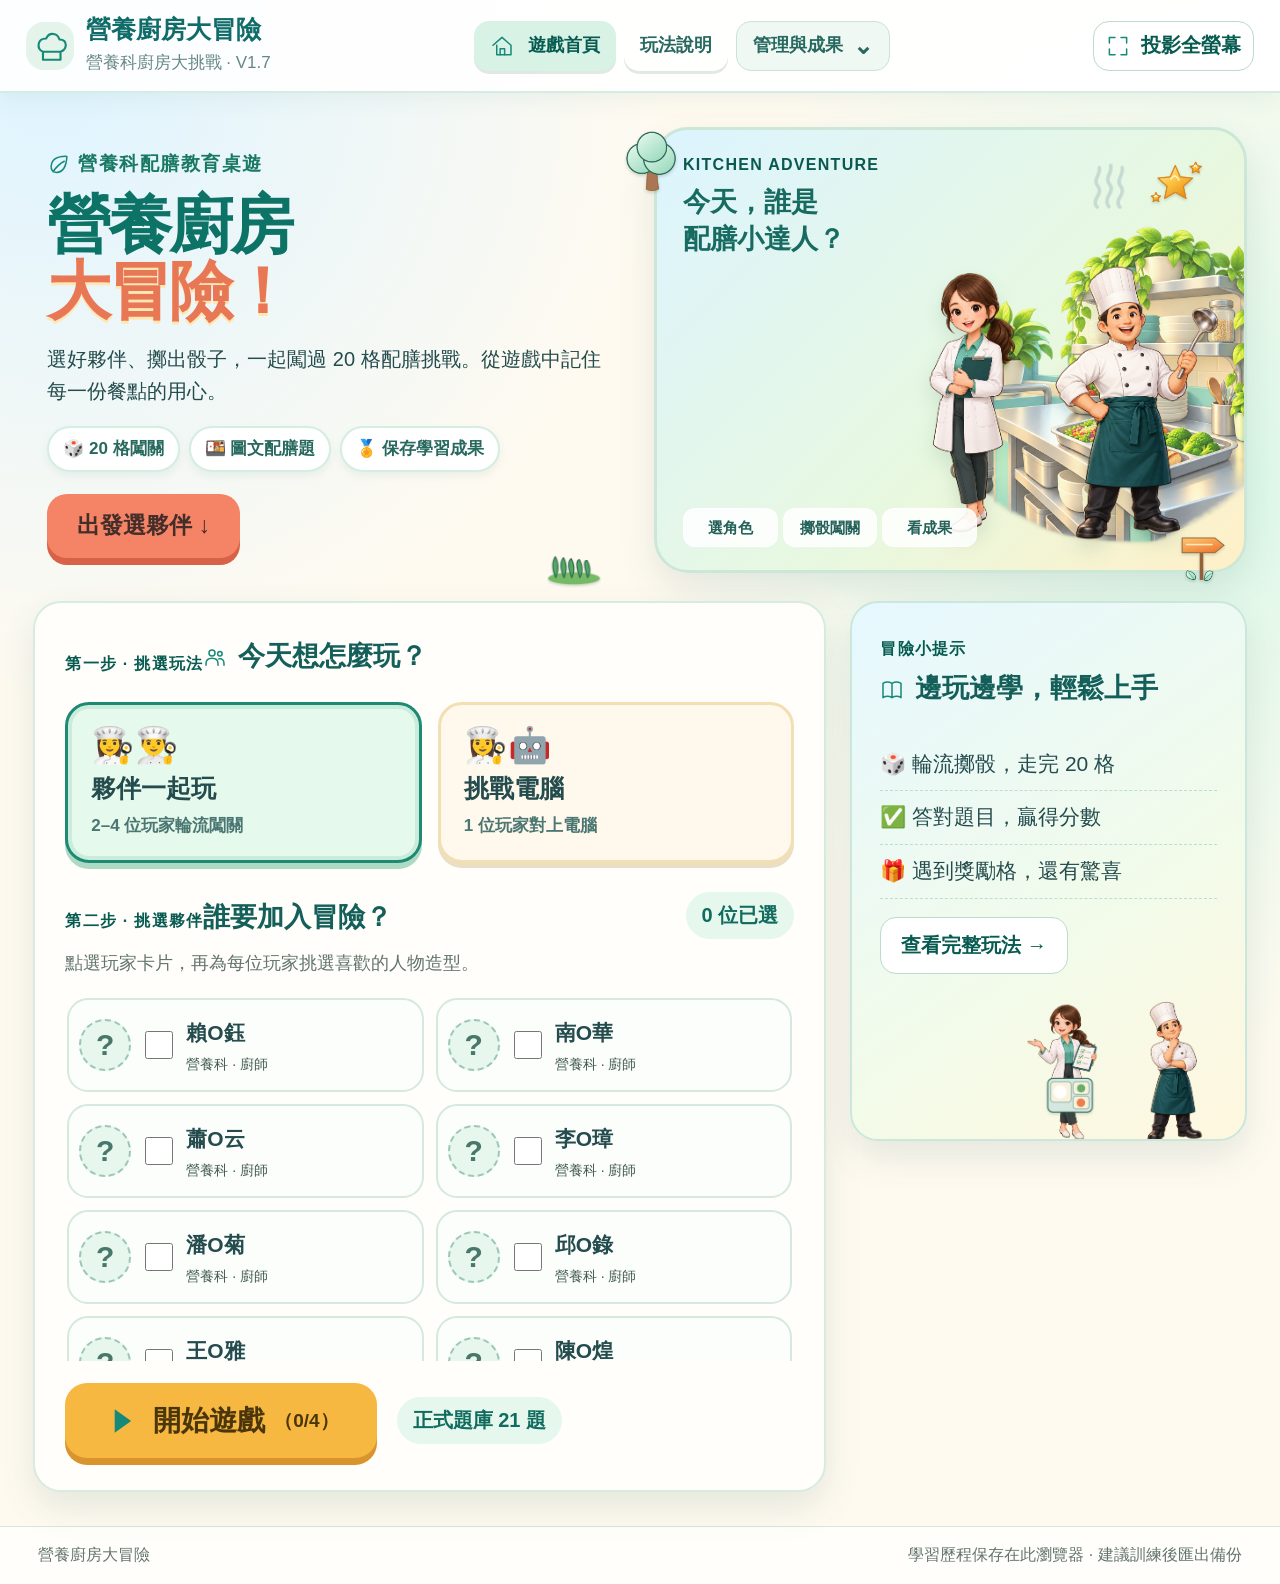
<file: index.html>
<!doctype html>
<html lang="zh-Hant"><head><meta charset="utf-8"><meta name="viewport" content="width=device-width,initial-scale=1"><meta name="description" content="醫院廚房配膳份量教育遊戲與學習成效分析"><title>營養廚房大冒險｜營養科廚房大挑戰</title><link rel="icon" href="assets/ui/chef-hat.svg"><link rel="stylesheet" href="style.css?v=1.7.0"><link rel="stylesheet" href="v15.css?v=1.7.0"><link rel="stylesheet" href="v17.css?v=1.7.0"><script defer src="vendor/xlsx.full.min.js"></script><script defer src="v15-ui.js?v=1.7.0"></script><script defer src="script.js?v=1.7.0"></script></head>
<body><header><a class="brand" href="#home"><span class="brand-icon"></span><span>營養廚房大冒險<small>營養科廚房大挑戰 · V1.7</small></span></a><nav aria-label="主要導覽"><button data-page="home">遊戲首頁</button><button type="button" class="nav-rules" data-rules-open>玩法說明</button><details class="admin-menu"><summary>管理與成果</summary><div class="admin-menu-list"><button data-page="players">玩家管理</button><button data-page="questions">題庫管理</button><button data-page="stats">學習成效</button></div></details></nav><button id="fullscreen" class="quiet">投影全螢幕</button></header>
<div id="storage-warning" class="warning" hidden></div><main id="app"></main><footer><span>營養廚房大冒險</span><span>學習歷程保存在此瀏覽器 · 建議訓練後匯出備份</span></footer><div id="toast" role="status" aria-live="polite"></div><dialog id="confirm-dialog"><h2 id="confirm-title">確認操作</h2><p id="confirm-text"></p><div class="actions"><button id="confirm-cancel" class="secondary">取消</button><button id="confirm-ok" class="danger">確認</button></div></dialog><dialog id="rules-dialog" class="rules-dialog"><div class="rules-dialog-head"><div><span class="eyebrow">冒險指南</span><h2>一起學配膳，邊玩邊記住份量！</h2></div><button type="button" id="rules-close" class="secondary" aria-label="關閉玩法說明">關閉 ✕</button></div><ol><li><strong>選夥伴：</strong>多人模式選 2–4 位；單人模式選 1 位與電腦對戰。每位真人都要選造型。</li><li><strong>走地圖：</strong>輪流擲 1–6 點骰子，沿 20 格棋盤前進。</li><li><strong>答題目：</strong>文字題限時 8 秒，圖文題限時 30 秒；答對依題庫加分，答錯或逾時不扣分。</li><li><strong>遇驚喜：</strong>獎勵格加 10 分；學習事件可能加 5 分或減 5 分。</li><li><strong>看成果：</strong>全部抵達終點後查看學習紀錄，也可以強制結束並保存已完成的歷程。</li></ol><p>每人初始 100 分。電腦對手的模擬作答不計入人員學習成效。</p></dialog><dialog id="image-viewer" class="image-viewer"><div class="image-toolbar"><strong>圖片放大檢視</strong><span id="image-timer" class="timer"></span><button id="image-close" class="secondary">關閉圖片 ✕</button></div><img id="large-image" alt="放大的題目圖片"></dialog><noscript>請啟用 JavaScript 以使用此遊戲。</noscript></body></html>
</file>
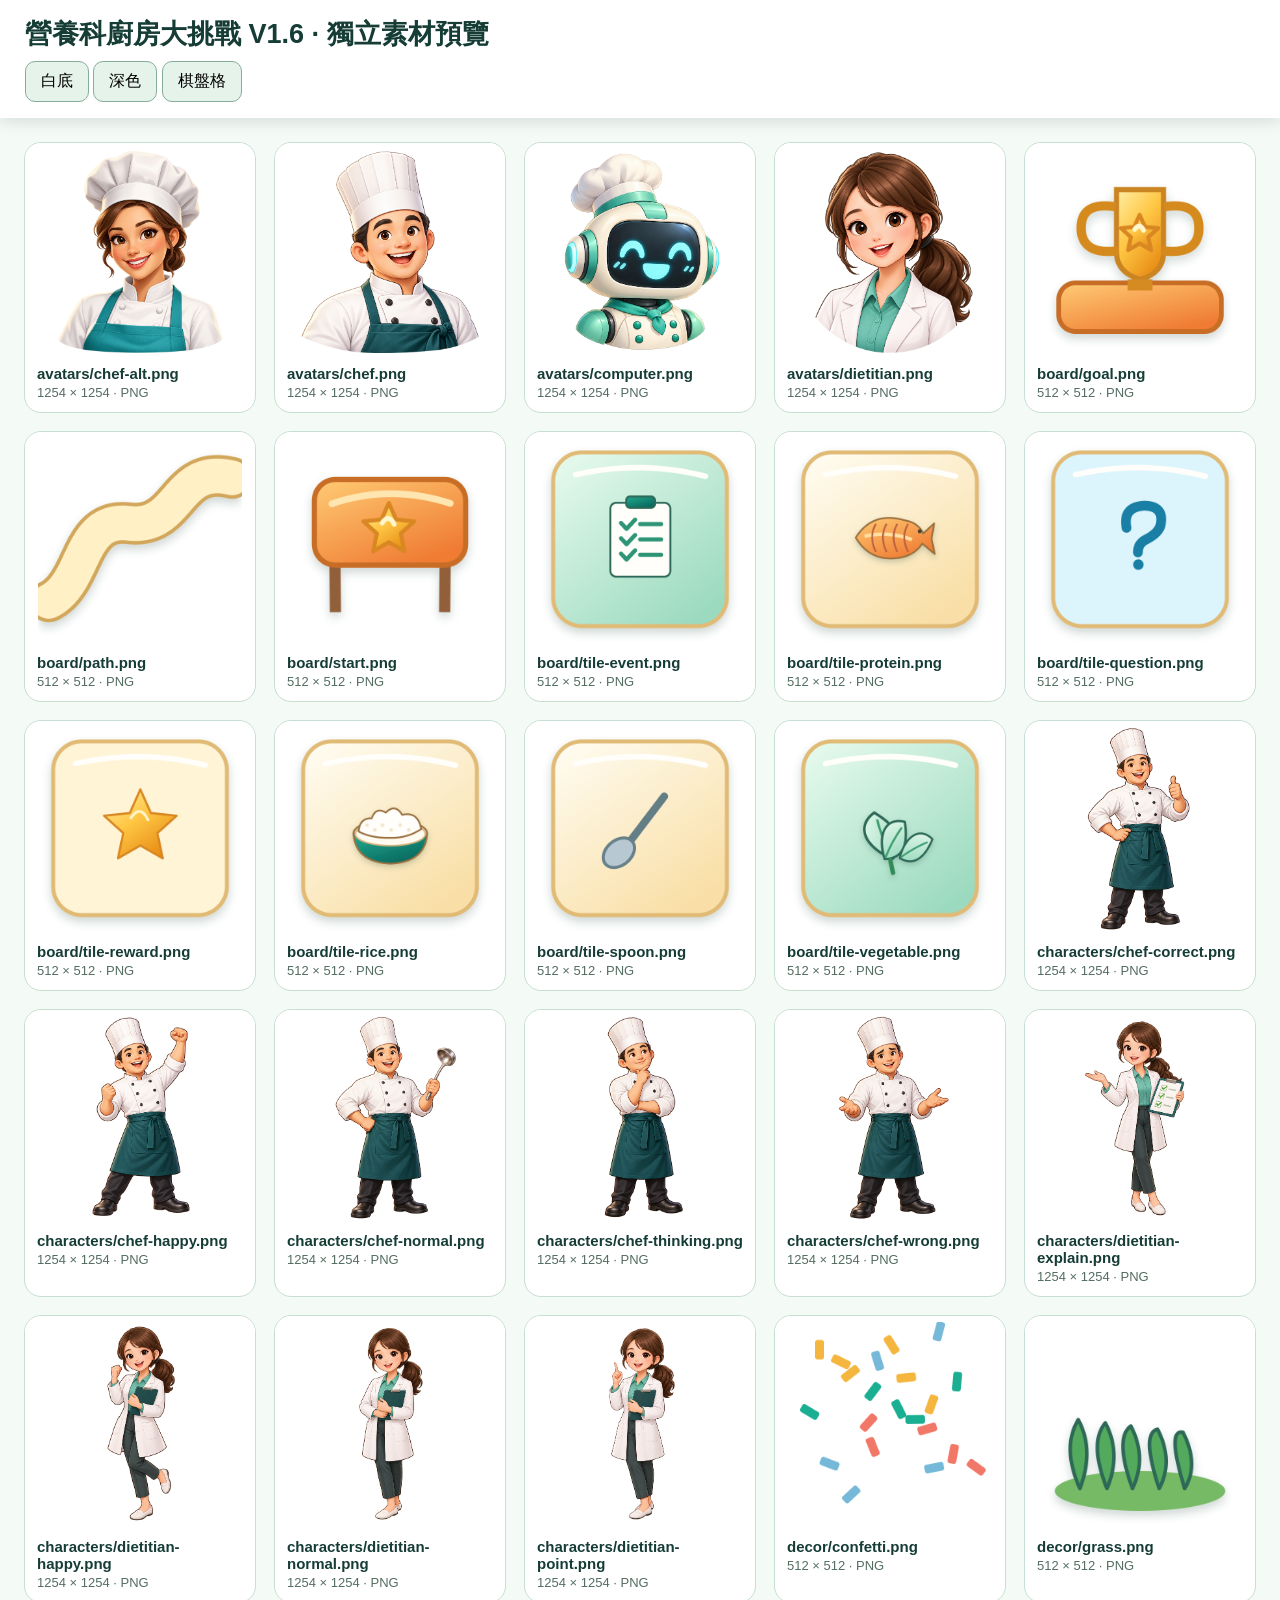
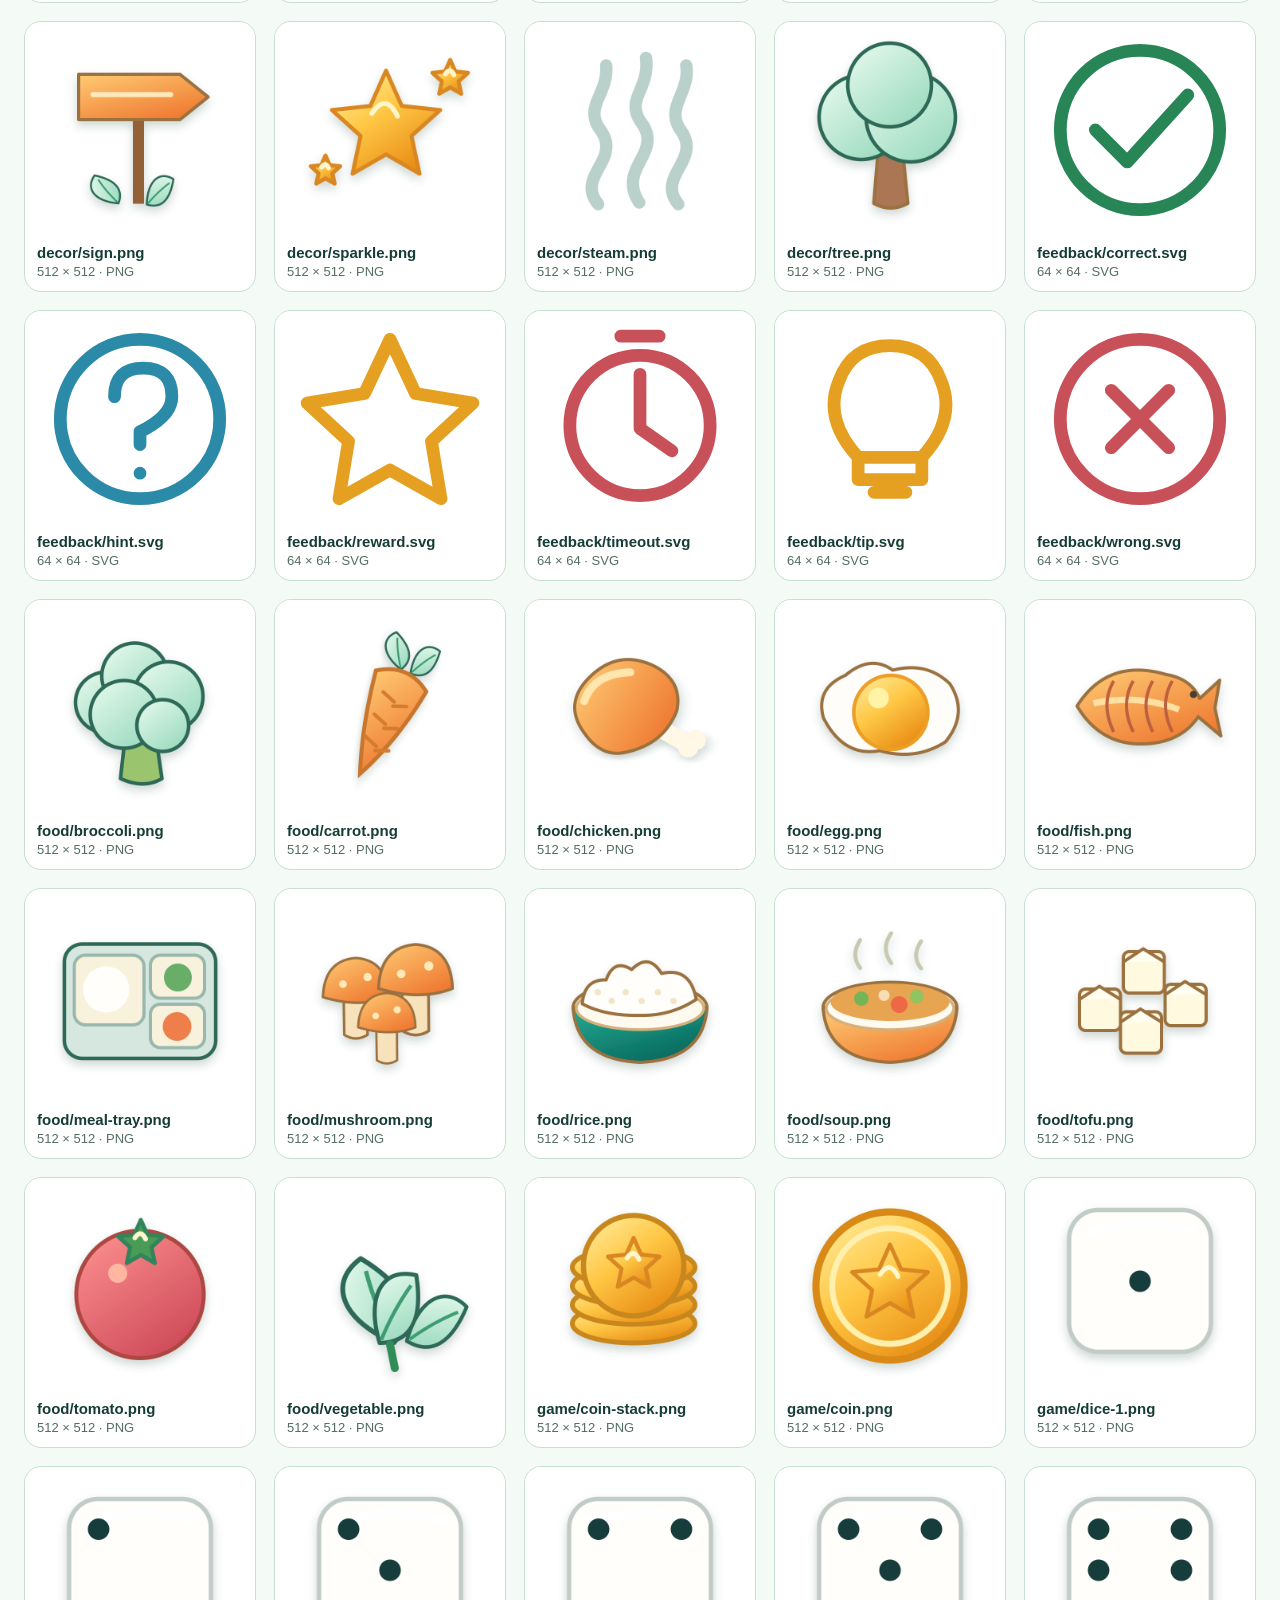
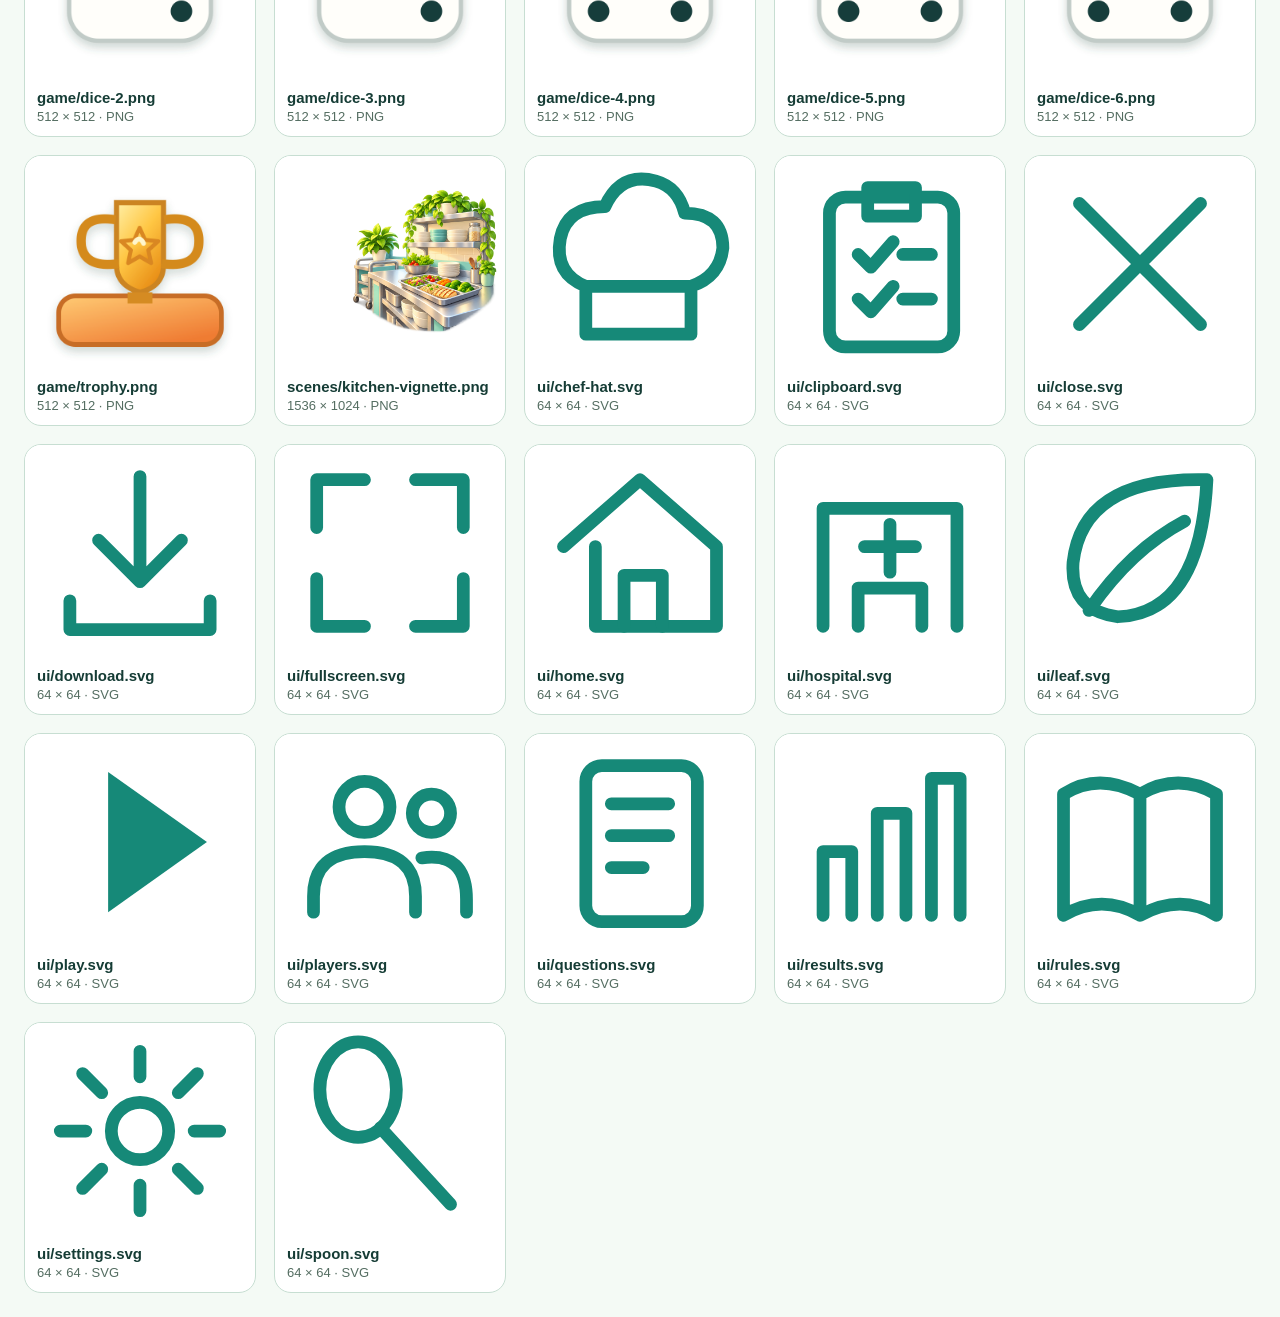
<file: assets/preview.html>
<!doctype html><html lang="zh-Hant"><meta charset="utf-8"><meta name="viewport" content="width=device-width,initial-scale=1"><title>V1.6 素材預覽 · 72 件</title><style>body{font-family:"Microsoft JhengHei",sans-serif;margin:0;background:#f4faf5;color:#153c35}header{position:sticky;top:0;background:#fff;padding:16px 25px;z-index:2;box-shadow:0 3px 15px #1232}h1{margin:0 0 9px;font-size:27px}button{padding:9px 15px;border:1px solid #86ad9c;border-radius:10px;background:#e5f3eb;cursor:pointer;font:inherit}main{display:grid;grid-template-columns:repeat(auto-fill,minmax(220px,1fr));gap:18px;padding:24px}.card{background:white;border:1px solid #c7ded2;border-radius:17px;overflow:hidden}.sample{height:210px;display:grid;place-items:center;background:white}.sample img{width:94%;height:94%;object-fit:contain}.card h2{font-size:15px;overflow-wrap:anywhere;margin:12px 12px 3px}.card p{margin:0 12px 12px;color:#546d61;font-size:13px}body[data-bg="dark"] .sample{background:#173c35}body[data-bg="check"] .sample{background-color:#fff;background-image:linear-gradient(45deg,#ddd 25%,transparent 25%),linear-gradient(-45deg,#ddd 25%,transparent 25%),linear-gradient(45deg,transparent 75%,#ddd 75%),linear-gradient(-45deg,transparent 75%,#ddd 75%);background-size:24px 24px;background-position:0 0,0 12px,12px -12px,-12px 0}</style><header><h1>營養科廚房大挑戰 V1.6 · 獨立素材預覽</h1><button onclick="document.body.dataset.bg='white'">白底</button> <button onclick="document.body.dataset.bg='dark'">深色</button> <button onclick="document.body.dataset.bg='check'">棋盤格</button></header><main><article class="card"><div class="sample"><img src="avatars/chef-alt.png" alt="avatars-chef-alt"></div><h2>avatars/chef-alt.png</h2><p>1254 × 1254 · PNG</p></article>
<article class="card"><div class="sample"><img src="avatars/chef.png" alt="avatars-chef"></div><h2>avatars/chef.png</h2><p>1254 × 1254 · PNG</p></article>
<article class="card"><div class="sample"><img src="avatars/computer.png" alt="avatars-computer"></div><h2>avatars/computer.png</h2><p>1254 × 1254 · PNG</p></article>
<article class="card"><div class="sample"><img src="avatars/dietitian.png" alt="avatars-dietitian"></div><h2>avatars/dietitian.png</h2><p>1254 × 1254 · PNG</p></article>
<article class="card"><div class="sample"><img src="board/goal.png" alt="board-goal"></div><h2>board/goal.png</h2><p>512 × 512 · PNG</p></article>
<article class="card"><div class="sample"><img src="board/path.png" alt="board-path"></div><h2>board/path.png</h2><p>512 × 512 · PNG</p></article>
<article class="card"><div class="sample"><img src="board/start.png" alt="board-start"></div><h2>board/start.png</h2><p>512 × 512 · PNG</p></article>
<article class="card"><div class="sample"><img src="board/tile-event.png" alt="board-tile-event"></div><h2>board/tile-event.png</h2><p>512 × 512 · PNG</p></article>
<article class="card"><div class="sample"><img src="board/tile-protein.png" alt="board-tile-protein"></div><h2>board/tile-protein.png</h2><p>512 × 512 · PNG</p></article>
<article class="card"><div class="sample"><img src="board/tile-question.png" alt="board-tile-question"></div><h2>board/tile-question.png</h2><p>512 × 512 · PNG</p></article>
<article class="card"><div class="sample"><img src="board/tile-reward.png" alt="board-tile-reward"></div><h2>board/tile-reward.png</h2><p>512 × 512 · PNG</p></article>
<article class="card"><div class="sample"><img src="board/tile-rice.png" alt="board-tile-rice"></div><h2>board/tile-rice.png</h2><p>512 × 512 · PNG</p></article>
<article class="card"><div class="sample"><img src="board/tile-spoon.png" alt="board-tile-spoon"></div><h2>board/tile-spoon.png</h2><p>512 × 512 · PNG</p></article>
<article class="card"><div class="sample"><img src="board/tile-vegetable.png" alt="board-tile-vegetable"></div><h2>board/tile-vegetable.png</h2><p>512 × 512 · PNG</p></article>
<article class="card"><div class="sample"><img src="characters/chef-correct.png" alt="characters-chef-correct"></div><h2>characters/chef-correct.png</h2><p>1254 × 1254 · PNG</p></article>
<article class="card"><div class="sample"><img src="characters/chef-happy.png" alt="characters-chef-happy"></div><h2>characters/chef-happy.png</h2><p>1254 × 1254 · PNG</p></article>
<article class="card"><div class="sample"><img src="characters/chef-normal.png" alt="characters-chef-normal"></div><h2>characters/chef-normal.png</h2><p>1254 × 1254 · PNG</p></article>
<article class="card"><div class="sample"><img src="characters/chef-thinking.png" alt="characters-chef-thinking"></div><h2>characters/chef-thinking.png</h2><p>1254 × 1254 · PNG</p></article>
<article class="card"><div class="sample"><img src="characters/chef-wrong.png" alt="characters-chef-wrong"></div><h2>characters/chef-wrong.png</h2><p>1254 × 1254 · PNG</p></article>
<article class="card"><div class="sample"><img src="characters/dietitian-explain.png" alt="characters-dietitian-explain"></div><h2>characters/dietitian-explain.png</h2><p>1254 × 1254 · PNG</p></article>
<article class="card"><div class="sample"><img src="characters/dietitian-happy.png" alt="characters-dietitian-happy"></div><h2>characters/dietitian-happy.png</h2><p>1254 × 1254 · PNG</p></article>
<article class="card"><div class="sample"><img src="characters/dietitian-normal.png" alt="characters-dietitian-normal"></div><h2>characters/dietitian-normal.png</h2><p>1254 × 1254 · PNG</p></article>
<article class="card"><div class="sample"><img src="characters/dietitian-point.png" alt="characters-dietitian-point"></div><h2>characters/dietitian-point.png</h2><p>1254 × 1254 · PNG</p></article>
<article class="card"><div class="sample"><img src="decor/confetti.png" alt="decor-confetti"></div><h2>decor/confetti.png</h2><p>512 × 512 · PNG</p></article>
<article class="card"><div class="sample"><img src="decor/grass.png" alt="decor-grass"></div><h2>decor/grass.png</h2><p>512 × 512 · PNG</p></article>
<article class="card"><div class="sample"><img src="decor/sign.png" alt="decor-sign"></div><h2>decor/sign.png</h2><p>512 × 512 · PNG</p></article>
<article class="card"><div class="sample"><img src="decor/sparkle.png" alt="decor-sparkle"></div><h2>decor/sparkle.png</h2><p>512 × 512 · PNG</p></article>
<article class="card"><div class="sample"><img src="decor/steam.png" alt="decor-steam"></div><h2>decor/steam.png</h2><p>512 × 512 · PNG</p></article>
<article class="card"><div class="sample"><img src="decor/tree.png" alt="decor-tree"></div><h2>decor/tree.png</h2><p>512 × 512 · PNG</p></article>
<article class="card"><div class="sample"><img src="feedback/correct.svg" alt="feedback-correct"></div><h2>feedback/correct.svg</h2><p>64 × 64 · SVG</p></article>
<article class="card"><div class="sample"><img src="feedback/hint.svg" alt="feedback-hint"></div><h2>feedback/hint.svg</h2><p>64 × 64 · SVG</p></article>
<article class="card"><div class="sample"><img src="feedback/reward.svg" alt="feedback-reward"></div><h2>feedback/reward.svg</h2><p>64 × 64 · SVG</p></article>
<article class="card"><div class="sample"><img src="feedback/timeout.svg" alt="feedback-timeout"></div><h2>feedback/timeout.svg</h2><p>64 × 64 · SVG</p></article>
<article class="card"><div class="sample"><img src="feedback/tip.svg" alt="feedback-tip"></div><h2>feedback/tip.svg</h2><p>64 × 64 · SVG</p></article>
<article class="card"><div class="sample"><img src="feedback/wrong.svg" alt="feedback-wrong"></div><h2>feedback/wrong.svg</h2><p>64 × 64 · SVG</p></article>
<article class="card"><div class="sample"><img src="food/broccoli.png" alt="food-broccoli"></div><h2>food/broccoli.png</h2><p>512 × 512 · PNG</p></article>
<article class="card"><div class="sample"><img src="food/carrot.png" alt="food-carrot"></div><h2>food/carrot.png</h2><p>512 × 512 · PNG</p></article>
<article class="card"><div class="sample"><img src="food/chicken.png" alt="food-chicken"></div><h2>food/chicken.png</h2><p>512 × 512 · PNG</p></article>
<article class="card"><div class="sample"><img src="food/egg.png" alt="food-egg"></div><h2>food/egg.png</h2><p>512 × 512 · PNG</p></article>
<article class="card"><div class="sample"><img src="food/fish.png" alt="food-fish"></div><h2>food/fish.png</h2><p>512 × 512 · PNG</p></article>
<article class="card"><div class="sample"><img src="food/meal-tray.png" alt="food-meal-tray"></div><h2>food/meal-tray.png</h2><p>512 × 512 · PNG</p></article>
<article class="card"><div class="sample"><img src="food/mushroom.png" alt="food-mushroom"></div><h2>food/mushroom.png</h2><p>512 × 512 · PNG</p></article>
<article class="card"><div class="sample"><img src="food/rice.png" alt="food-rice"></div><h2>food/rice.png</h2><p>512 × 512 · PNG</p></article>
<article class="card"><div class="sample"><img src="food/soup.png" alt="food-soup"></div><h2>food/soup.png</h2><p>512 × 512 · PNG</p></article>
<article class="card"><div class="sample"><img src="food/tofu.png" alt="food-tofu"></div><h2>food/tofu.png</h2><p>512 × 512 · PNG</p></article>
<article class="card"><div class="sample"><img src="food/tomato.png" alt="food-tomato"></div><h2>food/tomato.png</h2><p>512 × 512 · PNG</p></article>
<article class="card"><div class="sample"><img src="food/vegetable.png" alt="food-vegetable"></div><h2>food/vegetable.png</h2><p>512 × 512 · PNG</p></article>
<article class="card"><div class="sample"><img src="game/coin-stack.png" alt="game-coin-stack"></div><h2>game/coin-stack.png</h2><p>512 × 512 · PNG</p></article>
<article class="card"><div class="sample"><img src="game/coin.png" alt="game-coin"></div><h2>game/coin.png</h2><p>512 × 512 · PNG</p></article>
<article class="card"><div class="sample"><img src="game/dice-1.png" alt="game-dice-1"></div><h2>game/dice-1.png</h2><p>512 × 512 · PNG</p></article>
<article class="card"><div class="sample"><img src="game/dice-2.png" alt="game-dice-2"></div><h2>game/dice-2.png</h2><p>512 × 512 · PNG</p></article>
<article class="card"><div class="sample"><img src="game/dice-3.png" alt="game-dice-3"></div><h2>game/dice-3.png</h2><p>512 × 512 · PNG</p></article>
<article class="card"><div class="sample"><img src="game/dice-4.png" alt="game-dice-4"></div><h2>game/dice-4.png</h2><p>512 × 512 · PNG</p></article>
<article class="card"><div class="sample"><img src="game/dice-5.png" alt="game-dice-5"></div><h2>game/dice-5.png</h2><p>512 × 512 · PNG</p></article>
<article class="card"><div class="sample"><img src="game/dice-6.png" alt="game-dice-6"></div><h2>game/dice-6.png</h2><p>512 × 512 · PNG</p></article>
<article class="card"><div class="sample"><img src="game/trophy.png" alt="game-trophy"></div><h2>game/trophy.png</h2><p>512 × 512 · PNG</p></article>
<article class="card"><div class="sample"><img src="scenes/kitchen-vignette.png" alt="scenes-kitchen-vignette"></div><h2>scenes/kitchen-vignette.png</h2><p>1536 × 1024 · PNG</p></article>
<article class="card"><div class="sample"><img src="ui/chef-hat.svg" alt="ui-chef-hat"></div><h2>ui/chef-hat.svg</h2><p>64 × 64 · SVG</p></article>
<article class="card"><div class="sample"><img src="ui/clipboard.svg" alt="ui-clipboard"></div><h2>ui/clipboard.svg</h2><p>64 × 64 · SVG</p></article>
<article class="card"><div class="sample"><img src="ui/close.svg" alt="ui-close"></div><h2>ui/close.svg</h2><p>64 × 64 · SVG</p></article>
<article class="card"><div class="sample"><img src="ui/download.svg" alt="ui-download"></div><h2>ui/download.svg</h2><p>64 × 64 · SVG</p></article>
<article class="card"><div class="sample"><img src="ui/fullscreen.svg" alt="ui-fullscreen"></div><h2>ui/fullscreen.svg</h2><p>64 × 64 · SVG</p></article>
<article class="card"><div class="sample"><img src="ui/home.svg" alt="ui-home"></div><h2>ui/home.svg</h2><p>64 × 64 · SVG</p></article>
<article class="card"><div class="sample"><img src="ui/hospital.svg" alt="ui-hospital"></div><h2>ui/hospital.svg</h2><p>64 × 64 · SVG</p></article>
<article class="card"><div class="sample"><img src="ui/leaf.svg" alt="ui-leaf"></div><h2>ui/leaf.svg</h2><p>64 × 64 · SVG</p></article>
<article class="card"><div class="sample"><img src="ui/play.svg" alt="ui-play"></div><h2>ui/play.svg</h2><p>64 × 64 · SVG</p></article>
<article class="card"><div class="sample"><img src="ui/players.svg" alt="ui-players"></div><h2>ui/players.svg</h2><p>64 × 64 · SVG</p></article>
<article class="card"><div class="sample"><img src="ui/questions.svg" alt="ui-questions"></div><h2>ui/questions.svg</h2><p>64 × 64 · SVG</p></article>
<article class="card"><div class="sample"><img src="ui/results.svg" alt="ui-results"></div><h2>ui/results.svg</h2><p>64 × 64 · SVG</p></article>
<article class="card"><div class="sample"><img src="ui/rules.svg" alt="ui-rules"></div><h2>ui/rules.svg</h2><p>64 × 64 · SVG</p></article>
<article class="card"><div class="sample"><img src="ui/settings.svg" alt="ui-settings"></div><h2>ui/settings.svg</h2><p>64 × 64 · SVG</p></article>
<article class="card"><div class="sample"><img src="ui/spoon.svg" alt="ui-spoon"></div><h2>ui/spoon.svg</h2><p>64 × 64 · SVG</p></article></main></html>
</file>
<file: style.css>
:root{--green:#1c6654;--dark:#173d35;--cream:#f5f3eb;--line:#dddeda;--muted:#63746d;--yellow:#f4c666;--red:#b53d42;--blue:#36749b;--purple:#8a60a5}*{box-sizing:border-box}body{margin:0;background:var(--cream);color:var(--dark);font-family:"Microsoft JhengHei","PingFang TC",sans-serif;font-size:17px}button,input,select,textarea{font:inherit}button,a,input,select,textarea{touch-action:manipulation}button{border:0;border-radius:10px;padding:12px 20px;background:var(--green);color:white;cursor:pointer;font-weight:700}button:hover{filter:brightness(.94)}button:disabled{opacity:.45;cursor:not-allowed}button:focus-visible,a:focus-visible,input:focus-visible,select:focus-visible,textarea:focus-visible{outline:3px solid #cc971a;outline-offset:3px}a{color:var(--green)}header{display:flex;align-items:center;justify-content:space-between;gap:20px;padding:18px 3vw;border-bottom:1px solid var(--line);background:#fffdf8}nav{display:flex;gap:5px}nav button{background:transparent;color:var(--muted);font-size:16px;padding:12px 15px}nav button.active{background:#e5eee8;color:var(--green)}.brand{display:flex;gap:12px;align-items:center;text-decoration:none;font-size:25px;font-weight:900}.brand-icon{background:var(--green);border-radius:12px;color:var(--yellow);padding:7px 13px;font-size:32px}.brand small{display:block;font-size:12px;color:var(--muted);font-weight:400;letter-spacing:2px;margin-top:4px}main{max-width:1600px;margin:auto;padding:30px 3vw;min-height:calc(100vh - 155px)}footer{display:flex;justify-content:space-between;font-size:13px;color:var(--muted);padding:16px 3vw;border-top:1px solid var(--line)}h1{font-size:38px;line-height:1.35;margin:10px 0 16px}h2{font-size:25px;margin:0 0 16px}h3{margin:12px 0;font-size:21px}p{line-height:1.7}small,.muted{color:var(--muted)}.eyebrow{letter-spacing:2px;font-size:13px;color:var(--green);font-weight:bold}.hero{display:grid;grid-template-columns:1.2fr 1fr;gap:50px;padding:24px 0 34px}.hero h1{font-size:52px}.hero p{max-width:590px;font-size:20px}.hero-art{position:relative;border-radius:28px;min-height:270px;background:var(--green);color:#fff8e7;padding:34px;overflow:hidden;display:flex;flex-direction:column;justify-content:space-between}.hero-art:after{content:'◉';font-size:260px;position:absolute;right:-20px;bottom:-95px;opacity:.1}.hero-art strong{font-size:32px;position:relative;z-index:1}.hero-art .steps{display:flex;gap:12px;margin-top:20px}.steps span{background:#ffffff18;border:1px solid #ffffff40;border-radius:12px;padding:15px;flex:1;text-align:center;font-size:17px}.pill{display:inline-block;background:#e4ece4;color:var(--green);font-size:13px;padding:6px 12px;border-radius:30px}.actions,.toolbar{display:flex;align-items:center;gap:12px;flex-wrap:wrap}.secondary{background:white;color:var(--green);border:1px solid #c3d1c7}.quiet{background:transparent;color:var(--green);padding:8px 12px}.danger{background:var(--red)}.panel{background:#fffdf8;border:1px solid var(--line);border-radius:18px;padding:24px}.setup{display:grid;grid-template-columns:2fr 1fr;gap:24px}.player-picker{display:grid;grid-template-columns:repeat(4,1fr);gap:12px;margin:18px 0}.pick{display:flex;gap:10px;padding:18px 12px;border:1px solid var(--line);border-radius:12px;cursor:pointer;align-items:flex-start}.pick:has(input:checked){border-color:var(--green);background:#eaf1eb}.pick input{width:20px;height:20px;accent-color:var(--green)}.pick small{display:block;font-size:13px;margin-top:5px}.rules{margin:0;padding-left:23px;line-height:2}.metrics{display:grid;grid-template-columns:repeat(4,1fr);gap:14px;margin:20px 0}.metric{background:white;border:1px solid var(--line);padding:20px;border-radius:14px}.metric strong{display:block;font-size:32px;margin:9px 0}.page-head{display:flex;justify-content:space-between;align-items:center;gap:20px;margin-bottom:22px}.page-head h1{margin:0}.toolbar{margin:14px 0 20px}.file-label{display:inline-block;background:var(--green);color:white;border-radius:10px;padding:12px 20px;cursor:pointer;font-weight:700}.file-label input{display:none}.table-wrap{overflow:auto;border:1px solid var(--line);border-radius:12px;margin-top:16px}table{width:100%;border-collapse:collapse;background:white;font-size:15px;text-align:left}th{background:#edf1e9;padding:14px;color:var(--green);white-space:nowrap}td{padding:13px 14px;border-top:1px solid #ebeeea;line-height:1.5}td button{font-size:13px;padding:6px 10px;margin-right:4px}td .qtext{max-width:430px;display:block}.empty{padding:30px;text-align:center;color:var(--muted)}label.field{display:flex;flex-direction:column;gap:7px}input:not([type=checkbox]),select,textarea{border:1px solid #cbd4cb;border-radius:8px;padding:10px;background:white;max-width:100%;color:var(--dark)}textarea{min-height:85px;resize:vertical}.form-grid{display:grid;grid-template-columns:1fr 1fr;gap:16px}.span2{grid-column:span 2}dialog{border:1px solid var(--line);border-radius:20px;padding:28px;color:var(--dark);max-width:780px;width:calc(100% - 40px);max-height:90vh}dialog::backdrop{background:#102f2bd0}dialog .actions{margin-top:24px;justify-content:flex-end}#confirm-dialog{max-width:500px}.error-box,.warning{background:#fff0e4;color:#873e20;border:1px solid #e0bea4;padding:14px;border-radius:10px;margin:15px 0;white-space:pre-wrap}.warning{margin:10px 3vw}.note{font-size:14px;line-height:1.6;color:var(--muted)}#toast{position:fixed;bottom:28px;left:50%;transform:translateX(-50%);background:var(--dark);color:white;padding:15px 24px;border-radius:12px;z-index:20;display:none;max-width:90vw;white-space:pre-wrap}#toast.visible{display:block}.game-top{display:flex;justify-content:space-between;gap:20px;align-items:center;margin-bottom:16px}.game-top h1{font-size:26px;margin:0}.session-id{font-size:12px;color:var(--muted);word-break:break-all}.game-layout{display:grid;grid-template-columns:60fr 40fr;gap:24px}.board{display:grid;grid-template-columns:repeat(6,1fr);grid-template-rows:repeat(6,minmax(75px,1fr));gap:8px;min-height:570px;position:relative}.tile{background:white;border:1px solid var(--line);border-radius:12px;padding:9px;min-width:0;position:relative;display:flex;flex-direction:column;justify-content:space-between}.tile.question{background:#e4eee7;border-color:#b7cdbd}.tile.reward{background:#fff0ce;border-color:#e8cb86}.tile.event{background:#eee6f5;border-color:#d4c1e1}.tile.start,.tile.finish{background:var(--green);color:white;border-color:var(--green)}.tile-number{font-size:11px;opacity:.6;position:absolute;top:6px;right:9px}.tile-name{font-size:16px;font-weight:bold;margin-top:4px}.tile-icon{font-size:20px}.tokens{display:flex;flex-wrap:wrap;gap:3px;min-height:25px}.token{border-radius:50%;width:25px;height:25px;display:inline-flex;align-items:center;justify-content:center;color:white;font-size:13px;font-weight:900;box-shadow:0 0 0 2px white;background:var(--player-color)}.board-center{grid-column:2/6;grid-row:2/6;display:flex;flex-direction:column;justify-content:center;align-items:center;border-radius:20px;background:#e7e8dd;text-align:center;padding:24px}.board-center h2{font-size:28px;margin:10px 0}.board-center p{font-size:15px;margin:8px 0}.plate{border:10px solid white;border-radius:50%;width:135px;height:135px;display:grid;place-items:center;box-shadow:0 6px 0 #d0d7c8;background:var(--green);color:var(--yellow);font-size:60px;margin-bottom:12px}.roster{display:grid;grid-template-columns:repeat(4,1fr);gap:8px;margin-top:16px}.roster-card{padding:12px;border-radius:10px;background:white;border:2px solid transparent}.roster-card.current{border-color:var(--player-color)}.roster-card strong{display:block;font-size:15px;margin-top:5px}.roster-card small{font-size:12px}.score{font-size:23px;color:var(--green);font-weight:bold;display:block;margin:6px 0}.play-panel{display:flex;flex-direction:column;min-height:570px}.turn-label{display:flex;gap:12px;align-items:center;padding-bottom:18px;border-bottom:1px solid var(--line);margin-bottom:20px}.turn-label .token{width:40px;height:40px;font-size:20px}.turn-label strong{font-size:24px}.dice-area{margin:auto 0;text-align:center}.dice{font-size:100px;line-height:1.3;color:var(--green);display:block}.roll{font-size:24px;padding:17px 40px;width:100%;margin-top:20px}.rolling{animation:shake .15s infinite}.question-heading{font-size:26px;line-height:1.55;margin:14px 0 20px}.options{display:grid;grid-template-columns:1fr 1fr;gap:12px}.option{background:white;color:var(--dark);border:2px solid #cbd7ca;text-align:left;padding:14px;line-height:1.5;font-size:19px;position:relative}.option .letter{color:var(--green);font-weight:bold;margin-right:10px}.option.correct{background:#e2f2e7;border-color:#2a8255;opacity:1}.option.wrong{background:#ffe9e8;border-color:var(--red);opacity:1}.option img,.question-image img{width:100%;height:150px;object-fit:contain;display:block;margin:7px 0;background:#f7f7f1;border-radius:8px}.question-image img{height:180px}.image-missing{display:block;padding:22px 8px;background:#eee;color:var(--muted);font-size:14px;text-align:center;border-radius:8px}.feedback{border-radius:12px;padding:18px;margin-top:18px;border:1px solid #b8d5bf;background:#e5f2e7;animation:pop .25s}.feedback.wrong{background:#fce9e7;border-color:#e9b9b5}.feedback h3{margin:0 0 10px}.feedback p{margin:0;font-size:17px;line-height:1.7}.timer{font-variant-numeric:tabular-nums;font-size:14px;color:var(--muted);float:right}.continue{width:100%;font-size:21px;margin-top:20px}.event-card{margin:auto 0;text-align:center}.event-card .event-icon{font-size:70px}.tabs{display:flex;gap:8px;flex-wrap:wrap;margin:20px 0}.tabs button{background:#e5e9df;color:var(--green)}.tabs button.active{background:var(--green);color:white}.result-grid{display:grid;grid-template-columns:repeat(2,1fr);gap:18px}.result-card{padding:24px;background:white;border:1px solid var(--line);border-radius:16px}.result-card h3{display:flex;align-items:center;gap:12px}.accuracy{font-size:38px;font-weight:900;color:var(--green);margin:14px 0}.bar{height:12px;background:#f2ddd6;border-radius:10px;overflow:hidden;margin:14px 0}.bar i{height:100%;background:var(--green);display:block}.result-meta{display:flex;justify-content:space-between;gap:10px;font-size:15px;flex-wrap:wrap}.good{color:var(--green)}.bad{color:var(--red)}.stats-filter{display:flex;gap:15px;align-items:center;flex-wrap:wrap}.export-area{border-top:1px solid var(--line);margin-top:30px;padding-top:25px}.legend{display:flex;gap:12px;margin-top:12px;font-size:12px;color:var(--muted);flex-wrap:wrap}.legend span:before{content:'●';color:var(--green);margin-right:5px}@keyframes shake{50%{transform:rotate(12deg)}}@keyframes pop{from{transform:scale(.96)}to{transform:scale(1)}}@media(min-width:1500px){.board{min-height:650px}.tile-name{font-size:19px}.question-heading{font-size:30px}.option{font-size:22px}}@media(max-width:1050px){header{flex-wrap:wrap}nav{order:3;width:100%;justify-content:center}.game-layout{grid-template-columns:1fr}.board{min-height:520px}.play-panel{min-height:360px}.player-picker{grid-template-columns:1fr 1fr}.hero{gap:20px}.hero h1{font-size:38px}.setup{grid-template-columns:1fr}.metrics{grid-template-columns:1fr 1fr}}@media(max-width:600px){main{padding:20px 14px}header{padding:14px}nav{overflow:auto;justify-content:flex-start}nav button{font-size:13px;white-space:nowrap;padding:10px}.brand{font-size:21px}.hero{grid-template-columns:1fr}.hero h1{font-size:34px}.hero-art{min-height:200px}.board{gap:4px;min-height:420px;grid-template-rows:repeat(6,minmax(60px,1fr))}.tile{padding:5px;border-radius:8px}.tile-name{font-size:11px}.tile-icon{font-size:15px}.tile-number{font-size:9px}.board-center{padding:10px}.board-center h2{font-size:21px}.plate{width:85px;height:85px;font-size:35px}.token{width:18px;height:18px;font-size:10px}.roster{grid-template-columns:1fr 1fr}.options,.result-grid,.form-grid{grid-template-columns:1fr}.span2{grid-column:auto}.page-head{align-items:flex-start;flex-direction:column}.panel{padding:18px}.question-heading{font-size:23px}.game-top{flex-wrap:wrap}footer{font-size:11px;gap:12px}.metrics .metric{padding:14px}.pick{padding:12px 8px}.steps span{padding:10px 5px;font-size:14px}}@media(prefers-reduced-motion:reduce){*,*:before,*:after{animation:none!important;transition:none!important}}
@media (min-width:1051px) and (max-height:800px){body:has(.game-layout) header{padding:10px 3vw}body:has(.game-layout) main{padding:14px 3vw}body:has(.game-layout) .brand-icon{font-size:25px;padding:5px 10px}.game-top{margin-bottom:12px}.game-top h1{font-size:23px}.board{height:calc(100vh - 360px);min-height:350px;grid-template-rows:repeat(6,minmax(0,1fr));gap:5px}.tile{padding:5px 8px;border-radius:8px}.tile-name{font-size:13px}.tile-icon{font-size:16px}.tile-number{font-size:10px}.tokens{min-height:18px}.tile .token{width:20px;height:20px;font-size:11px}.board-center{padding:10px}.plate{width:85px;height:85px;font-size:40px;margin-bottom:6px}.board-center h2{font-size:23px}.board-center p{font-size:13px;margin:5px 0}.roster{margin-top:10px}.roster-card{padding:7px 10px}.roster-card .score{font-size:20px;margin:4px 0}.roster-card strong{font-size:13px}.roster-card small{font-size:11px}.legend{margin-top:8px}.play-panel{min-height:350px;padding:20px}.turn-label{padding-bottom:12px;margin-bottom:14px}.question-heading{font-size:22px;margin:10px 0 14px}.option{font-size:17px;padding:9px}.option img{height:100px}.question-image img{height:100px}.feedback{padding:12px;margin-top:12px}.feedback p{font-size:15px}.continue{padding:10px;font-size:18px;margin-top:12px}.dice{font-size:85px}}
@media(min-width:1051px) and (max-height:800px){.tile .tile-icon{display:none}.tile-name{margin-top:2px}}
/* V1.2 長者親善：提高文字與操作尺寸，圖文題集中在較寬的右側。 */
body{font-size:22px;line-height:1.55;color:#102f27}
small,.note{font-size:18px;color:#435b50;line-height:1.65}
button,.file-label{font-size:22px;min-height:52px;padding:12px 20px}
header{flex-wrap:wrap;padding:14px 2vw;gap:12px}
.brand{font-size:30px;line-height:1.25}.brand small{font-size:17px;letter-spacing:0}
nav button{font-size:20px;padding:10px 12px}.quiet{font-size:20px}
main{max-width:1840px;padding:24px 2vw}.hero h1{font-size:56px}.hero p{font-size:26px}
h1{font-size:44px}h2{font-size:30px}h3{font-size:27px}
.pill,.eyebrow{font-size:18px;letter-spacing:0}.steps span{font-size:23px}
.pick{padding:20px 14px}.pick input{width:28px;height:28px}.pick small{font-size:18px}
input:not([type=checkbox]),select,textarea{font-size:22px;min-height:52px}.field{font-size:22px}
.rules{font-size:23px;line-height:1.8}table{font-size:20px}td button{font-size:18px;min-height:44px}th,td{padding:16px}
footer{font-size:16px;gap:12px}.game-top h1{font-size:34px}.session-id{font-size:16px}
.game-layout{grid-template-columns:56fr 44fr}.game-layout.focus-question{grid-template-columns:34fr 66fr;align-items:start}
.board{min-height:590px}.tile-name{font-size:22px}.tile-number{font-size:15px;opacity:.9}.tile-icon{font-size:26px}
.token{width:32px;height:32px;font-size:18px}.tokens{min-height:32px}.board-center h2{font-size:32px}.board-center p{font-size:21px}
.roster-card strong{font-size:23px}.roster-card small{font-size:18px}.score{font-size:32px}.legend{font-size:18px}
.turn-label{margin-bottom:16px;padding-bottom:12px}.turn-label strong{font-size:32px}.turn-label .token{width:48px;height:48px;font-size:25px}
.question-heading{font-size:36px;line-height:1.55;margin:18px 0;font-weight:800}
.option{font-size:28px;line-height:1.5;padding:16px;min-height:76px;border-width:3px}.options{gap:16px}
.question-image{position:relative}.question-image img{height:350px;max-height:none;object-fit:contain;background:#fff;width:100%}
.option img{height:220px;object-fit:contain}.zoom-button{display:block;margin:10px auto;font-size:20px}
.timer{font-size:28px;font-weight:800;float:none;display:inline-block;background:#edf4eb;border:2px solid #42764e;border-radius:10px;padding:6px 14px;color:#1c573d;margin:6px 0 6px 14px;font-variant-numeric:tabular-nums}
.timer.urgent{background:#fff0e8;border-color:#b2382d;color:#8a2017}
.feedback{padding:20px}.feedback h3{font-size:30px}.feedback p{font-size:24px;line-height:1.7}.continue,.roll{font-size:28px;min-height:62px}
.result-meta{font-size:22px}.accuracy{font-size:44px}.metric strong{font-size:38px}.timeout-count{color:#844407;font-weight:bold}
.focus-question .tile .tile-icon{display:none}.focus-question .tile-name{font-size:19px}.focus-question .tile{padding:8px}.focus-question .board-center h2{font-size:26px}.focus-question .board-center p{font-size:19px}.focus-question .roster{grid-template-columns:repeat(2,1fr)}
.image-viewer{width:96vw;max-width:1700px;height:94vh;max-height:94vh;padding:20px}
.image-toolbar{display:flex;align-items:center;justify-content:space-between;gap:12px;flex-wrap:wrap;margin-bottom:14px;font-size:26px}
.image-viewer img{display:block;width:100%;height:calc(100% - 110px);object-fit:contain;background:white}.image-viewer .timer{font-size:24px}
@media(min-width:1051px) and (max-height:800px){
 body:has(.game-layout) header{padding:10px 2vw}body:has(.game-layout) main{padding:14px 2vw}
 .brand{font-size:26px}nav button{font-size:19px}.game-top h1{font-size:28px}
 .board{height:calc(100vh - 360px);min-height:370px}.tile-name{font-size:19px}.tile-number{font-size:13px}.tile .token{width:25px;height:25px;font-size:16px}.tokens{min-height:25px}
 .roster-card strong{font-size:21px}.roster-card .score{font-size:28px}.roster-card small{font-size:17px}.board-center h2{font-size:27px}.board-center p{font-size:18px}
 .question-heading{font-size:30px}.option{font-size:25px;min-height:64px;padding:12px}.question-image img{height:270px}.option img{height:180px}.feedback p{font-size:22px}.continue{font-size:25px}
}
@media(max-width:1050px){.game-layout,.game-layout.focus-question{grid-template-columns:1fr}.game-layout.focus-question>section:first-child{order:2}.question-heading{font-size:32px}.question-image img{height:360px}.brand{font-size:26px}.player-picker{grid-template-columns:repeat(2,1fr)}.hero{grid-template-columns:1fr}}
@media(max-width:600px){
 body{font-size:21px}.brand{font-size:24px;max-width:100%}.brand-icon{font-size:24px}header{padding:12px;gap:10px}nav{flex-wrap:wrap;overflow:visible;justify-content:flex-start}nav button{font-size:18px}#fullscreen{font-size:18px}
 main{padding:18px 12px}.hero h1{font-size:38px}.hero p{font-size:23px}.player-picker{grid-template-columns:1fr}.page-head h1{font-size:34px}.game-top h1{font-size:30px}.session-id{font-size:14px}
 .question-heading{font-size:28px}.option{font-size:25px}.question-image img{height:300px}.option img{height:240px}.timer{font-size:25px;margin-left:0;display:block;width:max-content}.turn-label strong{font-size:29px}.feedback h3{font-size:27px}.feedback p{font-size:23px}.note{font-size:18px}.image-viewer .timer{font-size:22px}
 .tile-name,.focus-question .tile-name{font-size:16px}.tile-number{font-size:12px}.tile .tile-icon{display:none}.board{min-height:510px}.tile .token{width:22px;height:22px;font-size:14px}.tokens{min-height:22px}.board-center .eyebrow{font-size:15px}.board-center h2{font-size:23px}.board-center p{font-size:18px}.board-center .pill{font-size:15px}.legend{font-size:16px}
 .roster{grid-template-columns:repeat(2,1fr)}.roster-card strong{font-size:23px}.roster-card small{font-size:18px}.score{font-size:31px}.panel{padding:18px}.result-meta{font-size:21px}.steps span{font-size:18px}.image-viewer{padding:14px}.image-toolbar{font-size:22px}
}

/* V1.3 共用題庫狀態與登入畫面。 */
.cloud-gate{max-width:720px;margin:8vh auto;padding:35px}
.cloud-gate form{display:grid;gap:18px;max-width:520px}
.cloud-gate form button{margin-top:8px}
</file>
<file: v15.css>
/* V1.5 本機版：圓潤醫院 × 營養科廚房。圖文題照片仍由正式題庫載入。 */
:root {
  --color-primary:#168978; --color-primary-dark:#075b50; --color-mint:#e4f4eb;
  --color-cream:#fff6e4; --color-surface:#fff; --color-text:#183d3a;
  --color-accent:#f4b640; --color-success:#288555; --color-error:#c85059;
  --color-border:#c7ded2; --radius-card:24px; --radius-button:16px;
  --shadow-card:0 10px 30px rgba(24,61,58,.08);
  --green:var(--color-primary); --dark:var(--color-text); --cream:#f8fbf6;
  --line:var(--color-border); --yellow:var(--color-accent); --red:var(--color-error);
}
body {background:linear-gradient(160deg,#f7fff9 0%,#fff9ed 58%,#f2f9f4 100%);color:var(--color-text);font-size:20px}
header {background:#fffefa;box-shadow:0 4px 20px rgba(9,83,73,.07);border-bottom:1px solid #d8e7dc;position:relative;z-index:5}
main {max-width:1900px;padding:24px 2.6vw 34px}
footer {background:#fffefa;border-top-color:#d8e7dc}
.brand {color:var(--color-primary-dark);font-size:29px}
.brand-icon {width:58px;height:58px;padding:9px;background:var(--color-mint);display:grid;place-items:center;border-radius:18px;flex:none}
.brand-mark {width:42px;height:42px}
nav button {border-radius:13px;color:#315c54;display:inline-flex;align-items:center;gap:7px;min-height:48px}
nav button.active {background:#dff3e7;color:var(--color-primary-dark)}
button,.file-label {border-radius:var(--radius-button);background:var(--color-primary);box-shadow:0 3px 0 rgba(8,70,61,.12);min-height:50px;transition:transform .18s,background-color .18s,box-shadow .18s}
button:hover:not(:disabled),.file-label:hover {background:#0c7668;transform:translateY(-1px)}
button:active:not(:disabled) {transform:translateY(1px)}
button:focus-visible,a:focus-visible,input:focus-visible,select:focus-visible {outline:4px solid #eead2b;outline-offset:3px}
button:disabled {opacity:.57}
.secondary,.quiet {background:#fff;color:var(--color-primary-dark);border:1px solid #bddacc;box-shadow:none}
.secondary:hover:not(:disabled),.quiet:hover:not(:disabled) {background:#eaf8ef}
.danger {background:#b94750}.danger:hover:not(:disabled) {background:#a83741}
.panel,.metric,.result-card,.roster-card {background:#fff;border:1px solid var(--color-border);border-radius:var(--radius-card);box-shadow:var(--shadow-card)}
.panel {padding:26px}
.pill {background:#e1f3e7;color:#075b50;padding:7px 14px;font-size:17px;font-weight:700}
.eyebrow {color:var(--color-primary-dark);font-size:16px;letter-spacing:.08em}
.inline-icon {display:inline-block;width:24px;height:24px;object-fit:contain;vertical-align:middle;margin-right:7px;flex:none}
.page-head h1,.setup h2,.stats-filter label,.note,.file-label,button {align-items:center}
.page-head h1,.setup h2,.stats-filter label,.file-label,button {display:inline-flex;gap:4px}
.page-head h1 img {width:36px;height:36px}
.file-label {text-decoration:none}
.hero {position:relative;grid-template-columns:1.03fr .97fr;gap:24px;padding:14px 0 28px;isolation:isolate;min-height:360px}
.hero>div:first-child {padding:22px 8px 15px 14px;position:relative;z-index:2}
.hero h1 {font-size:clamp(43px,3.3vw,62px);line-height:1.22;color:#0a594f}
.hero p {font-size:clamp(20px,1.25vw,24px);max-width:630px}
.hero-art {min-height:345px;background:linear-gradient(135deg,#e2f6e8,#f7f7e9 70%,#ffefca);border:1px solid #b8dcc8;color:#164f46;box-shadow:var(--shadow-card);padding:23px 26px;overflow:hidden}
.hero-art:after {display:none}
.hero-art>.eyebrow,.hero-art>strong,.hero-art>.steps {position:relative;z-index:4;max-width:44%}
.hero-art>.eyebrow {color:#0a594f!important;font-size:16px}
.hero-art>strong {font-size:clamp(23px,1.6vw,31px);line-height:1.35;margin-top:6px}
.hero-art .steps {margin-top:auto;max-width:65%;gap:5px}
.hero-art .steps span {font-size:15px;padding:7px 4px;border-radius:12px;background:#ffffffc9;border-color:#ffffffb0}
.hero-kitchen {position:absolute;right:-5%;bottom:-8%;width:82%;height:100%;object-fit:contain;z-index:0;opacity:.67}
.hero-person {position:absolute;bottom:-11%;height:89%;width:47%;object-fit:contain;z-index:2;filter:drop-shadow(0 10px 9px rgba(11,76,61,.12))}
.hero-dietitian {right:23%}.hero-chef {right:-4%}
.hero-sparkle {position:absolute;width:65px;right:6%;top:5%;z-index:3}.hero-steam {position:absolute;width:58px;right:18%;top:6%;z-index:2;opacity:.75}
.scene-tree,.scene-grass,.scene-sign {position:absolute;object-fit:contain;z-index:1;pointer-events:none}
.scene-tree {width:72px;left:48%;top:2%}.scene-grass {width:62px;left:42%;bottom:12px}.scene-sign {width:66px;right:1%;bottom:12px}
.setup {grid-template-columns:minmax(0,2fr) minmax(330px,1fr);align-items:start}
.setup>.panel {position:relative;overflow:hidden}
.player-picker {grid-template-columns:repeat(auto-fit,minmax(235px,1fr));max-height:350px;overflow-y:auto;padding:2px;gap:11px}
.picker-entry {min-width:0;border:1px solid var(--color-border);border-radius:17px;background:#f9fcf9;overflow:hidden}
.picker-entry:has(input:checked) {background:#e4f4eb;border-color:#228a72;box-shadow:0 0 0 2px #b8e0cb}
.pick {border:0;border-radius:0;background:transparent;align-items:center;min-height:100px;transition:background-color .18s,border-color .18s}
.pick:has(input:checked) {background:#e4f4eb;border-color:#228a72;box-shadow:0 0 0 2px #b8e0cb}
.pick-avatar {width:48px;height:48px;object-fit:contain;flex:none;background:#e8f6ed;border-radius:50%}
.avatar-placeholder {display:grid;place-items:center;font-size:30px;font-weight:900;color:#49786b;border:2px dashed #9bc7b4}
.pick span {min-width:0;overflow-wrap:anywhere}
.pick input {flex:none}
.pick strong {font-size:21px}.pick small {font-size:16px;line-height:1.3}
.avatar-chooser {display:none;grid-template-columns:repeat(3,minmax(0,1fr));gap:5px;padding:7px 8px 10px;border-top:1px solid #b8dec9}
.picker-entry:has(input:checked) .avatar-chooser {display:grid}
.avatar-choice {display:flex;flex-direction:column;justify-content:center;align-items:center;gap:2px;min-height:86px;padding:5px 2px;background:#fff;color:#27594d;border:2px solid #d5e6d8;border-radius:13px;box-shadow:none;font-size:13px;line-height:1.15}
.avatar-choice:hover:not(:disabled) {background:#f0faf1}
.avatar-choice[aria-pressed="true"] {background:#d5f0dd;border-color:#0b7669;box-shadow:0 0 0 2px #8acdab inset}
.avatar-choice-image {width:48px;height:48px;object-fit:contain}
.avatar-choice span {font-size:13px}
.setup aside {padding-bottom:165px}
.rules {font-size:20px;line-height:1.75}
.rules-person,.rules-decor,.rules-food {position:absolute;object-fit:contain;pointer-events:none}
.rules-person {height:155px;width:37%;bottom:-4px}.rules-dietitian {right:27%}.rules-chef {right:0}
.rules-decor {width:31px;opacity:.65}.rules-spoon {right:10px;top:12px}.rules-clipboard {right:48px;top:12px}.rules-hospital {left:14px;bottom:19px}
.rules-food {width:72px;left:14px;bottom:44px}
.note {background:#f7faf7;border-left:5px solid #9fcfb5;padding:12px 16px;border-radius:10px;font-size:17px}
.table-wrap {border-radius:18px;box-shadow:var(--shadow-card)}
table {font-size:18px} th {background:#dff0e5;color:#084e45} tr:hover td {background:#fbfcf6}
th,td {padding:13px 15px}
.game-top h1 {color:#09584d}
.game-layout {grid-template-columns:minmax(0,57fr) minmax(0,43fr);gap:20px}
.game-layout.focus-question {grid-template-columns:minmax(0,40fr) minmax(0,60fr)}
.board {gap:7px;min-height:610px}
.tile {border-radius:16px;padding:7px 8px;overflow:hidden;min-height:0;isolation:isolate}
.tile.start,.tile.finish {background:#1a8575;border-color:#117262;color:white}
.tile.question {background:#e9f6ee;border-color:#b7dcc6}
.tile.reward {background:#fff4d9;border-color:#eacb85}
.tile.event {background:#ecf4ee;border-color:#bed3c6}
.tile-icon {height:42px;width:48px;display:block;z-index:2}
.tile-art {width:100%;height:100%;object-fit:contain}
.tile-food {position:absolute;right:-7px;top:29%;height:42%;width:46%;object-fit:contain;z-index:0;opacity:.96}
.tile-path {position:absolute;right:2px;bottom:2px;width:22px;height:22px;opacity:.28;z-index:0}
.tile-corner {position:absolute;right:8px;top:23px;width:29px;height:29px}
.tile-name,.tile-number,.tokens {position:relative;z-index:3;text-shadow:0 1px 1px #ffffffbe}
.tile.start .tile-name,.tile.finish .tile-name {text-shadow:none}
.tile-name {font-size:17px;line-height:1.2;margin:2px 0}
.tile-number {font-size:13px}
.token {overflow:hidden;background:#fff;box-shadow:0 0 0 2px var(--player-color),0 2px 6px #2346;flex:none}
.token:not(:has(img)) {background:var(--player-color);color:#fff}
.token-avatar {width:100%;height:100%;object-fit:cover}
.board-center {position:relative;background:radial-gradient(circle at 60% 10%,#fffdf0,#e8f5e9 70%);border:1px solid #c4dfcf;overflow:hidden}
.board-center>*:not(img) {position:relative;z-index:2}
.board-center .plate {width:125px;height:125px;border:7px solid #fff;background:#f9fbef;box-shadow:0 7px 15px #1d6a4a22}
.center-tray {width:100%;height:100%;object-fit:contain}
.board-center h2 {color:#0c6759;margin:5px 0}
.center-person,.center-grass,.center-sign {position:absolute;object-fit:contain;pointer-events:none;z-index:1}
.center-person {height:37%;width:30%;bottom:-5%}.center-dietitian {left:1%}.center-chef {right:0}
.center-grass {width:60px;bottom:1%;left:25%}.center-sign {width:55px;bottom:2%;right:25%}
.board-center .dice {position:absolute;top:20px;right:26px;width:104px;height:104px;margin:0;z-index:5;transform-origin:center;filter:drop-shadow(0 8px 9px #12483038)}
.board-center .dice.rolling {animation:diceTumble .15s ease-in-out infinite alternate}
@keyframes diceTumble {from {transform:rotate(-18deg) scale(.94) translateY(-3px)}to {transform:rotate(20deg) scale(1.07) translateY(4px)}}
.roster {grid-template-columns:repeat(4,minmax(0,1fr))}
.roster-card {position:relative;overflow:hidden;min-height:132px;padding:11px}
.roster-card.current {border-color:var(--player-color);background:#f3faf4}
.roster-card .token {width:42px;height:42px}
.roster-card strong {font-size:18px;line-height:1.2;position:relative;z-index:2}
.roster-card small {font-size:15px;position:relative;z-index:2}
.score {font-size:24px;display:flex;align-items:center;gap:4px;position:relative;z-index:2}
.inline-coin {width:26px;height:26px;object-fit:contain;margin-right:3px}
.roster-coins {position:absolute;width:60px;height:60px;right:-12px;bottom:-14px;opacity:.5}
.play-panel {position:relative;overflow:hidden;min-height:610px}
.turn-label .token {width:54px;height:54px}
.dice-area {position:relative}.dice {font-size:0;width:130px;height:130px;margin:4px auto;display:block}
.dice-face {width:100%;height:100%;object-fit:contain;filter:drop-shadow(0 7px 10px #366d5540)}
.dice-sparkle {position:absolute;width:85px;height:85px;right:11%;top:20%;pointer-events:none}
.event-art {width:110px;height:110px;object-fit:contain}
.question-panel {overflow:visible}
.question-person {position:absolute;right:6px;top:14px;width:110px;height:110px;object-fit:contain;opacity:.96;pointer-events:none}
.question-panel .turn-label {padding-right:106px}
.question-heading {font-size:clamp(26px,1.9vw,36px);line-height:1.4;margin:15px 0 18px}
.option {border-radius:16px;background:#fffef9;border-color:#c6dcd0;min-height:78px;padding:12px 15px;font-size:clamp(21px,1.5vw,27px)}
.option:not(:disabled):hover {background:#eaf8ee;border-color:#168978}
.option img,.question-image img {background:#fff;border:1px solid #d6e4d8;border-radius:12px;object-fit:contain}
.option img {height:clamp(150px,20vh,250px)}.question-image img {height:clamp(220px,32vh,390px)}
.timer {position:relative;float:none;font-size:22px;background:#e5f4e9;border:2px solid #5b9d78;color:#075b50;border-radius:999px;padding:9px 16px;min-height:52px}
.timer.countdown-ring {background:linear-gradient(#e9f7ed,#e9f7ed) padding-box,conic-gradient(#f2b44f var(--timer-progress,0%),#9ac9a8 0) border-box;border:5px solid transparent}
.timer.urgent {background:#fff1e5;border-color:#c85059;color:#8c2731}
.timer .inline-icon {width:22px;height:22px}
.feedback {position:relative;border-radius:20px;padding:20px 125px 20px 62px;background:#e9f7ed;border-color:#a5d0b1;min-height:118px}
.feedback.wrong {background:#fff0ec;border-color:#e6b9b4}
.feedback.timeout-feedback {background:#fff5e4;border-color:#e6cb8c}
.feedback-icon {position:absolute;left:18px;top:18px;width:32px;height:32px}
.feedback-person {position:absolute;right:0;bottom:-8px;width:120px;height:120px;object-fit:contain}
.feedback-confetti {position:absolute;right:70px;top:2px;width:60px;height:60px;pointer-events:none;opacity:.8}
.feedback p {font-size:21px}
.metric-icon {width:42px;height:42px;object-fit:contain}
.metrics .metric {border-radius:21px;min-height:170px}
.stats-filter select {border-radius:12px}
.result-celebration {height:150px;position:relative;overflow:hidden;border-radius:22px;border:1px solid #c8dfcc;background:linear-gradient(100deg,#eaf7eb,#fff5d9);margin:4px 0 18px;padding:25px 27px;display:flex;align-items:center}
.result-celebration strong {position:relative;z-index:2;max-width:55%;font-size:26px;color:#0b5b4e}
.result-grid {position:relative;isolation:isolate}
.result-card {position:relative;z-index:2;min-height:260px}
.result-card .token {background:var(--player-color);color:#fff}
.result-avatar {width:44px;height:44px;border-radius:50%;background:#e5f4e9;object-fit:cover}
.results-trophy,.results-person,.results-confetti {position:absolute;pointer-events:none;z-index:1;object-fit:contain}
.results-trophy {width:120px;height:120px;right:33%;bottom:4px}.results-person {height:160px;bottom:-15px}
.results-chef {right:1%}.results-dietitian {right:15%}.results-confetti {width:110px;height:110px;right:27%;top:0}
dialog {border-radius:24px;box-shadow:0 20px 80px #102f2b44}
#image-viewer img#large-image {max-height:75vh;object-fit:contain}
@media (max-width:1350px) {
  .brand {font-size:25px} .brand-icon {width:48px;height:48px}.brand-mark {width:34px;height:34px}
  nav button {font-size:17px;padding:8px 9px}.hero-art>.eyebrow,.hero-art>strong {max-width:45%}
  .setup {grid-template-columns:1.7fr 1fr}.player-picker {grid-template-columns:repeat(2,minmax(0,1fr))}
  .tile-name {font-size:15px}.board {min-height:560px}.game-layout.focus-question {grid-template-columns:38fr 62fr}
}
@media (max-width:1050px) {
  .hero {grid-template-columns:1fr}.hero-art {min-height:330px}.hero-art>.eyebrow,.hero-art>strong {max-width:50%}
  .setup {grid-template-columns:1fr}.setup aside {min-height:340px}
  .game-layout,.game-layout.focus-question {grid-template-columns:1fr}.board {min-height:500px}
  .play-panel {min-height:380px}.question-panel {min-height:0}
}
@media (max-width:650px) {
  body {font-size:18px}.hero h1 {font-size:40px}.hero-art {min-height:270px}.hero-art>.steps {display:none}
  .hero-person {height:75%}.hero-art>strong {font-size:22px}.scene-tree,.scene-grass,.scene-sign {display:none}
  .player-picker {grid-template-columns:1fr 1fr}.pick {min-height:110px;padding:9px}.pick-avatar {width:36px;height:36px}
  .pick strong {font-size:18px}.pick small {font-size:13px}
  .board {gap:3px;min-height:395px}.tile {padding:3px;border-radius:8px}.tile-icon {width:29px;height:29px}
  .tile-food {width:38%;height:40%}.tile-name {font-size:10px}.tile-number {font-size:9px}
  .tile-corner,.tile-path {display:none}.board-center .plate {width:75px;height:75px}
  .board-center h2 {font-size:19px}.board-center p {font-size:13px}.center-person {height:33%}
  .board-center .dice {width:52px;height:52px;top:4px;right:4px}
  .roster {grid-template-columns:repeat(2,1fr)}.feedback {padding-right:70px}.feedback-person {width:75px;height:75px}
  .question-person {width:70px;height:70px}.question-panel .turn-label {padding-right:60px}
  .option {font-size:21px}.options {grid-template-columns:1fr}.question-image img {height:250px}
}
@media (prefers-reduced-motion:reduce) {button,.pick {transition:none!important}.rolling {animation:none!important}}
</file>
<file: v17.css>
/* V1.7 營養廚房大冒險：保留 V1.6 遊戲邏輯與正式資料來源。 */
:root {
  --sky:#e7f5ff; --sky-strong:#247eab; --mint:#dff6e9; --mint-strong:#167b66;
  --butter:#fff9eb; --gold:#ffd666; --coral:#f48c72; --ink:#244b4d;
  --green:var(--mint-strong); --dark:var(--ink); --cream:var(--butter);
  --line:#c8e5d7; --yellow:var(--gold); --red:#c64e58;
  --shadow-card:0 16px 36px rgba(42,97,94,.12);
}
body {background:radial-gradient(circle at 4% 5%,#dff4ff 0,transparent 32%),radial-gradient(circle at 97% 30%,#ddf8e9 0,transparent 35%),#fffaf0;color:var(--ink)}
header {background:#ffffffed;border-bottom:2px solid #d5ece2;box-shadow:0 5px 22px #317c7614;gap:20px}
main {max-width:1900px}
.brand {font-weight:900;color:#0f6c68}
.brand small {color:#668883}
nav {gap:8px}
nav button,nav summary {border-radius:15px;min-height:50px;padding:10px 16px;font-size:18px;font-weight:800;color:#27685f;cursor:pointer}
nav button.active {background:#d8f2e6}
.admin-menu {position:relative}
.admin-menu summary {list-style:none;display:flex;align-items:center;background:#f0f8f4;border:1px solid #c9e3d6;white-space:nowrap}
.admin-menu summary::-webkit-details-marker {display:none}
.admin-menu summary:after {content:'⌄';margin-left:10px;font-size:24px;line-height:0}
.admin-menu[open] summary {background:#def1e6}
.admin-menu-list {position:absolute;top:calc(100% + 8px);right:0;min-width:220px;padding:9px;border-radius:18px;background:#fff;box-shadow:0 15px 42px #224f4b3b;border:1px solid #c8e1d8;z-index:20;display:grid;gap:3px}
.admin-menu-list button {justify-content:flex-start;width:100%;background:transparent;box-shadow:none}
.admin-menu-list button:hover {background:#eaf8ef}
.sr-only {position:absolute!important;width:1px;height:1px;padding:0;margin:-1px;overflow:hidden;clip:rect(0,0,0,0);white-space:nowrap;border:0}
button:focus-visible,a:focus-visible,summary:focus-visible {outline:4px solid #f6b43d;outline-offset:3px}
.panel,.roster-card,.result-card {border-radius:28px;border:2px solid #d7ecdf;box-shadow:var(--shadow-card)}
.adventure-hero {min-height:390px;grid-template-columns:1fr 1fr;gap:28px;padding:10px 0 28px}
.adventure-hero .hero-copy {padding:28px 12px 22px 26px;display:flex;flex-direction:column;align-items:flex-start}
.hero-copy .eyebrow {color:#197963;font-size:19px;font-weight:900}
.adventure-hero h1 {font-size:clamp(58px,5vw,94px);line-height:1.04;margin:13px 0 18px;letter-spacing:-.05em;color:#0d7367}
.adventure-hero h1 em {font-style:normal;color:#e87855;filter:drop-shadow(0 3px 0 #ffe7b4)}
.adventure-hero p {font-size:clamp(20px,1.3vw,25px);line-height:1.6;max-width:680px;margin:0 0 19px}
.hero-highlights {display:flex;gap:9px;flex-wrap:wrap;margin:0 0 22px}
.hero-highlights span {background:#fff;border:2px solid #d4eee2;border-radius:999px;padding:8px 14px;color:#27695e;font-size:17px;font-weight:800;box-shadow:0 4px 8px #236a6112}
.hero-cta {display:inline-flex;align-items:center;justify-content:center;text-decoration:none;background:#f58365;color:#442e2a;border-radius:20px;padding:14px 30px;font-size:23px;font-weight:900;box-shadow:0 7px 0 #d86247;transition:transform .2s}
.hero-cta:hover {transform:translateY(-3px)}
.adventure-hero .hero-art {min-height:380px;border-radius:34px;background:linear-gradient(135deg,#dcf4ff,#e8f8df 60%,#fff0c8);border:3px solid #cce7d8}
.adventure-hero .hero-art>.eyebrow,.adventure-hero .hero-art>strong {max-width:46%}
.adventure-hero .hero-art>strong {font-size:clamp(27px,2vw,37px);color:#176b61}
.adventure-hero .hero-art .steps {max-width:55%;margin-top:auto}
.hero-art .steps span {font-weight:900;color:#246159;background:#ffffffd9}
.hero-person {bottom:-7%;height:90%}
.hero-kitchen {opacity:.78}
.resume-card {margin-bottom:24px;background:linear-gradient(100deg,#e3f7eb,#fff4d5)}
.adventure-setup {grid-template-columns:minmax(0,1.75fr) minmax(330px,.75fr);gap:24px;align-items:start}
.setup-main {padding:28px 30px 32px;background:#fffefa}
.setup-main .page-head {margin-bottom:12px}
.setup-main h2,.howto-card h2 {font-size:clamp(27px,1.8vw,36px);margin:5px 0 10px;color:#155f5a}
.mode-cards {display:grid;grid-template-columns:1fr 1fr;gap:16px;margin:14px 0 29px}
.mode-card {display:flex;flex-direction:column;align-items:flex-start;justify-content:center;text-align:left;min-height:145px;padding:20px 23px;background:#f4fbff;color:var(--ink);border:3px solid #cfe9f5;border-radius:24px;box-shadow:0 5px 0 #d5e7ec;gap:4px}
.mode-card:nth-child(2) {background:#fff8ec;border-color:#f3dfb4;box-shadow:0 5px 0 #ebdfc3}
.mode-card:hover:not(:disabled) {background:#e4f5ff}
.mode-card.is-selected,.mode-card[aria-pressed=true] {border-color:#1e8a74;background:#e5f9ed;box-shadow:0 0 0 4px #c9edda inset,0 6px 0 #addac2}
.mode-card .mode-emoji {font-size:35px;line-height:1.15}
.mode-card strong {font-size:25px}
.mode-card small {font-size:17px;color:#4b7672}
.pick-heading {display:flex;justify-content:space-between;align-items:center;gap:10px}
.pick-heading h2 {margin-bottom:0}
.player-count,.question-count {border-radius:999px;padding:8px 16px;background:#e6f8ed;font-weight:900;color:#116c5f;white-space:nowrap}
.setup-main>.muted {margin:9px 0 14px;font-size:18px}
.player-picker {max-height:365px;grid-template-columns:repeat(3,minmax(0,1fr));gap:12px}
.picker-entry {border-radius:21px;border:2px solid #d5e9df;background:#fbfefa;transition:transform .2s,box-shadow .2s}
.picker-entry:hover {transform:translateY(-2px);box-shadow:0 8px 15px #427f751c}
.picker-entry:has(input:checked) {background:#e8f8ee;border-color:#17927a;box-shadow:0 0 0 3px #c5efd5}
.pick {min-height:90px;padding:10px;cursor:pointer}
.pick:has(input:checked) {box-shadow:none;background:transparent}
.pick-avatar {width:52px;height:52px;background:#e7f7ed}
.pick strong {font-size:21px}.pick small {font-size:14px}
.avatar-chooser {padding:8px;gap:6px}
.avatar-choice {min-height:82px;border-radius:16px}
.start-row {display:flex;align-items:center;gap:20px;margin-top:22px;flex-wrap:wrap}
#start {min-height:75px;padding:14px 38px;border-radius:22px;font-size:28px;font-weight:900;background:#f6b840;color:#4b360b;box-shadow:0 7px 0 #d9942d;gap:9px}
#start:hover:not(:disabled) {background:#ffcb65}
#start .inline-icon {width:34px;height:34px}
#selected-count {font-size:19px}
.howto-card {min-height:360px;padding:29px 28px 155px;background:linear-gradient(145deg,#e6f8ff,#f2fbea 60%,#fff7df);border-color:#c9e7db}
.howto-card .rules {font-size:21px;line-height:1.65;padding-left:0;list-style:none;margin:18px 0}
.howto-card .rules li {padding:9px 0;border-bottom:1px dashed #bdddd3}
.rules-open {position:relative;z-index:3;font-size:20px;font-weight:800}
.howto-card .rules-decor {display:none}
.howto-card .rules-person {height:142px}
.howto-card .rules-food {left:auto;right:37%;bottom:15px;width:60px}
.rules-dialog {max-width:740px;width:calc(100% - 32px);background:#fffdf5;padding:28px 34px;border:3px solid #b5deca}
.rules-dialog-head {display:flex;justify-content:space-between;gap:20px;align-items:flex-start}
.rules-dialog h2 {font-size:32px;margin:8px 0 12px;color:#126b61}
.rules-dialog ol {font-size:21px;line-height:1.65;padding-left:28px}
.rules-dialog li {margin:10px 0}
.rules-dialog p {background:#eaf8ef;border-radius:16px;padding:13px 17px;font-size:19px}
.rules-dialog::backdrop {background:#143e41bc}
.game-top {background:linear-gradient(100deg,#e5f6ff,#e6f8e9);border:2px solid #cbe8dc;border-radius:23px;padding:14px 22px;margin-bottom:16px}
.game-top h1 {font-size:30px;color:#0f6f65}
.session-id {font-size:13px}
.game-layout {grid-template-columns:minmax(0,56fr) minmax(0,44fr)}
.game-layout.focus-question {grid-template-columns:minmax(0,43fr) minmax(0,57fr)}
.board {gap:7px;height:570px;min-height:0;grid-template-rows:repeat(6,minmax(0,1fr))}
.tile {border-width:2px;border-radius:18px;padding:5px 7px;box-shadow:0 3px 0 #6c9f8d26;transition:background .25s,transform .25s}
.tile-icon {height:34px;width:39px}
.tile .tokens {position:absolute;right:6px;bottom:5px;left:auto;max-width:calc(100% - 12px);min-height:0;z-index:5}
.tile.question {background:#f0fcf4}.tile.reward {background:#fff2ca}.tile.event {background:#e9f5ff}
.tile.start,.tile.finish {background:#188d7e}
.tile:has(.token) {border-color:#f0aa47;box-shadow:0 0 0 3px #f9d888,0 6px 15px #bd8a392f}
.token-moving {animation:tokenHop .25s ease-out both}
@keyframes tokenHop {0% {transform:translateY(12px) scale(.65);opacity:.55}58% {transform:translateY(-12px) scale(1.2)}100% {transform:translateY(0) scale(1);opacity:1}}
.board-center {background:radial-gradient(circle at center,#fffef5 0,#e8f8ed 65%,#dceffe 100%);border:2px dashed #8acfb7}
.board-center h2 {color:#137c6c;font-size:30px}
.board-center > .dice.board-dice {position:absolute;top:18px;right:22px;width:115px;height:115px;filter:drop-shadow(0 10px 10px #346d6733)}
.roster-card {border-color:#d5e9de;background:#fffdf7}
.roster-card.current {background:#e9f8ed;box-shadow:0 0 0 3px #b7e8c8,0 9px 20px #377d6723}
.roster-card.score-changed .score {animation:scorePulse .6s ease-out}
@keyframes scorePulse {0% {transform:scale(.82)}45% {transform:scale(1.15);color:#bc6b1e}100% {transform:scale(1)}}
.coin-pop {position:absolute;right:18px;top:18px;z-index:5;color:#ad611c;background:#fff2ba;border:2px solid #e8ac3d;border-radius:999px;padding:3px 10px;font-size:22px;font-weight:900;pointer-events:none;animation:coinRise 1.2s ease-out both}
@keyframes coinRise {0% {transform:translateY(22px) scale(.7);opacity:0}20% {opacity:1}80% {opacity:1}100% {transform:translateY(-43px) scale(1.08);opacity:0}}
.play-panel {background:#fffefa;border-color:#d2e9df;min-height:570px}
.turn-label {border-bottom:2px dashed #c5e2d3}
.turn-label strong {color:#136b61}
.roll,.continue {min-height:69px;border-radius:20px;background:#f7b949;color:#44350f;box-shadow:0 6px 0 #d9992d;font-size:26px;font-weight:900}
.roll:hover:not(:disabled),.continue:hover:not(:disabled) {background:#ffca68}
.challenge-card {position:relative}
.challenge-top {display:flex;justify-content:space-between;align-items:center;gap:12px;margin:10px 102px 10px 0;flex-wrap:wrap}
.question-panel .turn-label {padding-right:102px}
.question-heading {font-size:clamp(27px,2vw,38px);line-height:1.35;color:#1a5a55}
.timer {border:0!important;background:#e1f4ff!important;color:#126180;font-size:22px;font-weight:900;padding:8px 13px}
.timer.urgent {background:#ffe9e4!important;color:#9c3b32}
.timer-track {width:100%;height:17px;border-radius:999px;background:#e5eee9;overflow:hidden;border:1px solid #bfd6cc;margin:9px 0 19px}
.timer-track span {display:block;width:100%;height:100%;border-radius:999px;background:linear-gradient(90deg,#46bc9c,#f5ce5a);transition:width .2s linear}
.timer-track.urgent span {background:linear-gradient(90deg,#f59a73,#e75e5c)}
.option {border-radius:20px;border:3px solid #cfe6da;box-shadow:0 4px 0 #d7e9de;background:#fff;font-size:clamp(21px,1.5vw,27px);min-height:80px;transition:transform .16s,background .16s}
.option:not(:disabled):hover {transform:translateY(-2px);background:#eaf9f0}
.option.correct {background:#ddf7e4;border-color:#32a772}
.option.wrong {background:#ffe9e4;border-color:#de8174}
.option .letter {display:inline-grid;place-items:center;width:37px;height:37px;background:#e0f5e8;border-radius:11px;color:#126e61;margin-right:11px}
.question-image img {height:clamp(230px,32vh,390px)}
.feedback {border-radius:23px;border-width:2px;box-shadow:0 7px 20px #387a631c}
.feedback h3 {font-size:26px}.feedback p {font-size:20px;line-height:1.5;margin:5px 0}
.feedback strong {color:#145d55}
.note {font-size:18px}
@media (max-width:1350px) {
  header {flex-wrap:wrap}.adventure-setup {grid-template-columns:minmax(0,1.6fr) minmax(300px,.8fr)}
  .player-picker {grid-template-columns:repeat(2,minmax(0,1fr))}
  .game-layout.focus-question {grid-template-columns:40fr 60fr}
}
@media (max-width:1050px) {
  .adventure-hero,.adventure-setup,.game-layout,.game-layout.focus-question {grid-template-columns:1fr}
  .adventure-hero .hero-art {min-height:330px}
  .howto-card {min-height:280px}
  .board {height:520px}
}
@media (max-width:650px) {
  header {gap:10px} nav {width:100%;justify-content:space-between}nav button,nav summary {font-size:15px;padding:7px 8px}
  .admin-menu-list {right:0}
  .adventure-hero h1 {font-size:56px}.adventure-hero .hero-copy {padding:13px 2px}
  .adventure-hero .hero-art {min-height:280px}
  .adventure-hero .hero-art>strong {max-width:50%;font-size:23px}
  .setup-main {padding:20px 16px}.mode-cards {gap:9px}.mode-card {padding:13px;min-height:135px}.mode-card strong {font-size:20px}.mode-card small {font-size:14px}
  .player-picker {grid-template-columns:1fr}.pick {min-height:80px}.pick strong {font-size:19px}
  #start {width:100%;justify-content:center;font-size:24px}
  .howto-card {padding:25px 18px 130px}
  .game-top {display:block}.game-top .actions {margin-top:12px}
  .board {height:395px}.tile {border-radius:9px}.board-center h2 {font-size:18px}.board-center > .dice.board-dice {width:52px;height:52px;top:4px;right:4px}
  .challenge-top {margin-right:0}.question-panel .turn-label {padding-right:65px}
  .rules-dialog {padding:22px 18px}.rules-dialog-head {display:block}.rules-dialog h2 {font-size:25px}.rules-dialog ol {font-size:18px}
}
@media (prefers-reduced-motion:reduce) {
  .token-moving,.coin-pop,.roster-card.score-changed .score {animation:none!important}
  .hero-cta,.option,.mode-card {transition:none!important}
}
</file>
